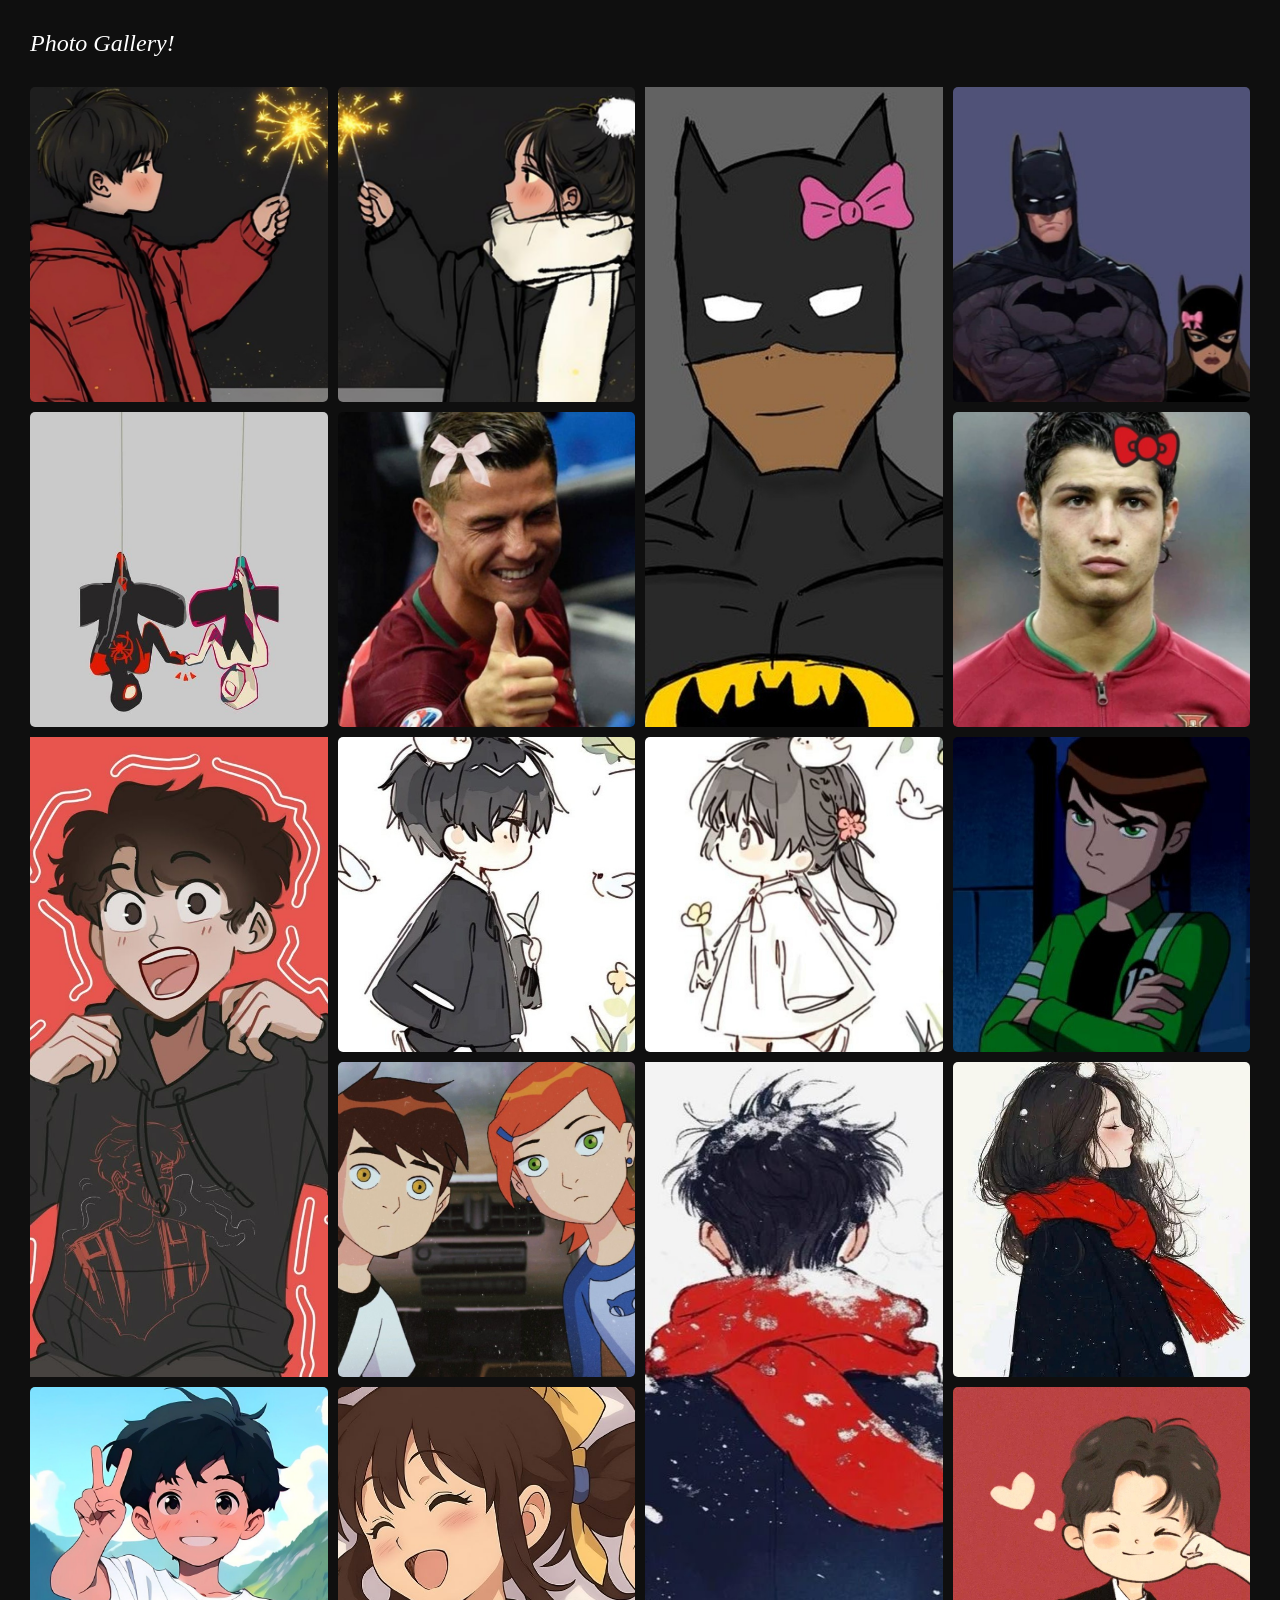
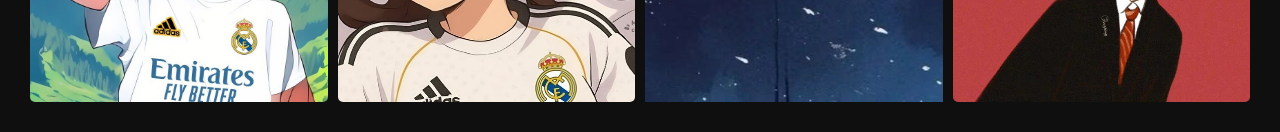
<file: P2 - Gallery/index.html>
<!DOCTYPE html>
<html lang="en">
<head>
    <meta charset="UTF-8">
    <meta name="viewport" content="width=device-width, initial-scale=1.0">
    <title>Image Gallery</title>
    <link rel="stylesheet" href="style.css">
</head>
<body>
    <div class="container">
        <div class="texts">Photo Gallery!</div>
    </div>
    

<div class="gallery">

    <div class="items"><img src="SampleImages/image1.jpg" alt=""></div>
    <div class="items"><img src="SampleImages/image2.png" alt=""></div>
    <div class="items-big"><img src="SampleImages/image3.jpg" alt=""></div>
    <div class="items"><img src="SampleImages/image4.jpg" alt=""></div>

    <div class="items"><img src="SampleImages/image5.jpg" alt=""></div>
    <div class="items"><img src="SampleImages/image6.jpg" alt=""></div>
    <div class="items"><img src="SampleImages/image8.jpg" alt=""></div>
    <div class="items-big"><img src="SampleImages/image9.jpg" alt=""></div>

    <div class="items"><img src="SampleImages/image12.jpg" alt=""></div>
    <div class="items"><img src="SampleImages/image13.jpg" alt=""></div>
    <div class="items"><img src="SampleImages/image10.jpg" alt=""></div>
    <div class="items"><img src="SampleImages/image11.jpg" alt=""></div>

    <div class="items-big"><img src="SampleImages/image14.jpg" alt=""></div>
    <div class="items"><img src="SampleImages/image15.jpg" alt=""></div>
    <div class="items"><img src="SampleImages/image16.jpg" alt=""></div>
    <div class="items"><img src="SampleImages/image17.jpg" alt=""></div>

    <div class="items"><img src="SampleImages/image18.jpg" alt=""></div>
</div>
</body>
</html>
</file>
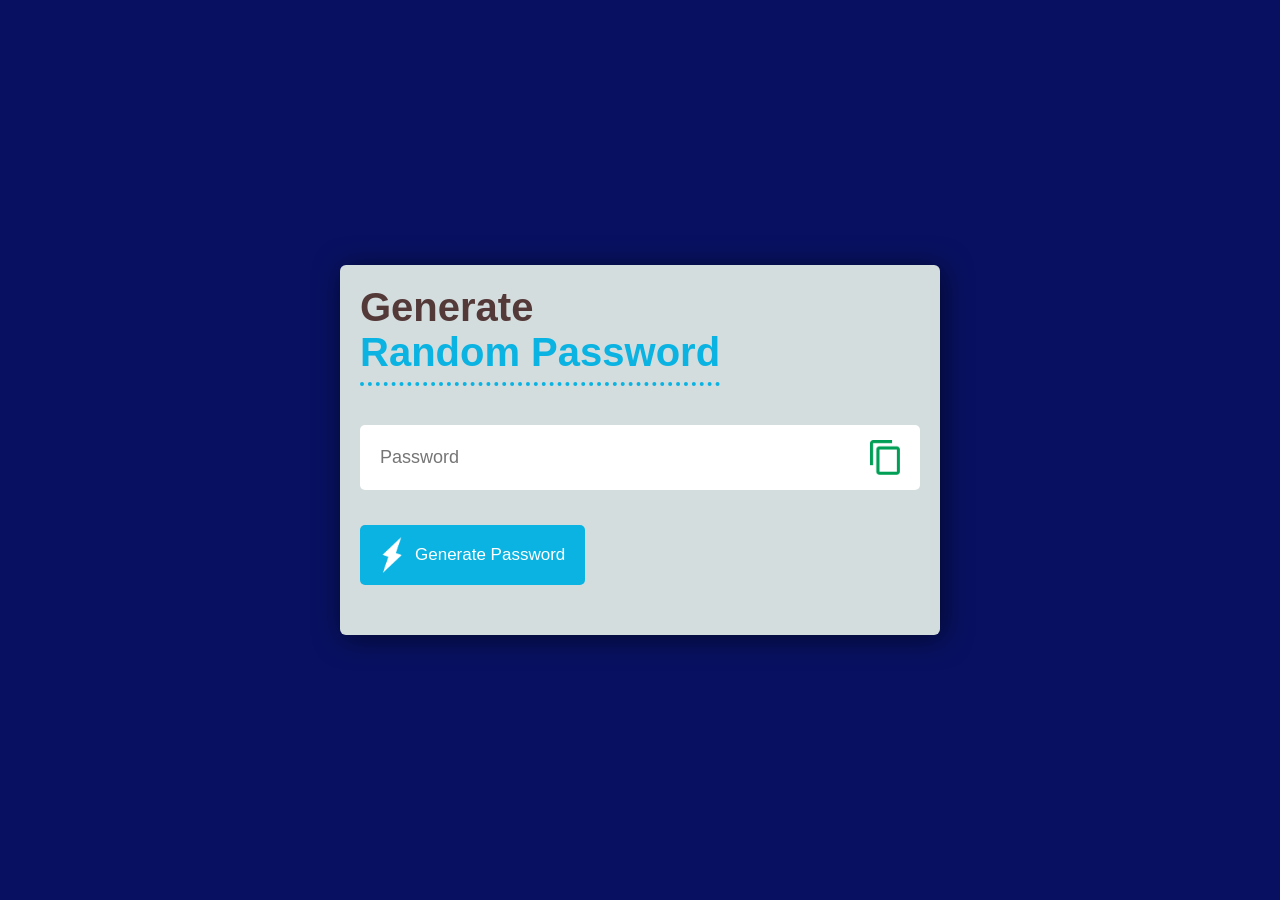
<file: P3_RandomPassword_Generator/index.html>
<!DOCTYPE html>
<html lang="en">
<head>
    <meta charset="UTF-8">
    <meta name="viewport" content="width=device-width, initial-scale=1.0">
    <title>Random Password Generator</title>
    <link rel="stylesheet" href="style.css">
</head>
<body>
    <div class="container">
        <h1>Generate<br><span>Random Password</span></h1>
        
        <div class="visible">
            <input type="text" id="password" placeholder="Password">
            <img src="images/copy.png" onclick="copyPass()">
        </div>

        <button onclick="createPass()"><img src="images/generate.png">Generate Password</button>
    </div>

    <script src="script.js"></script>
</body>
</html>
</file>
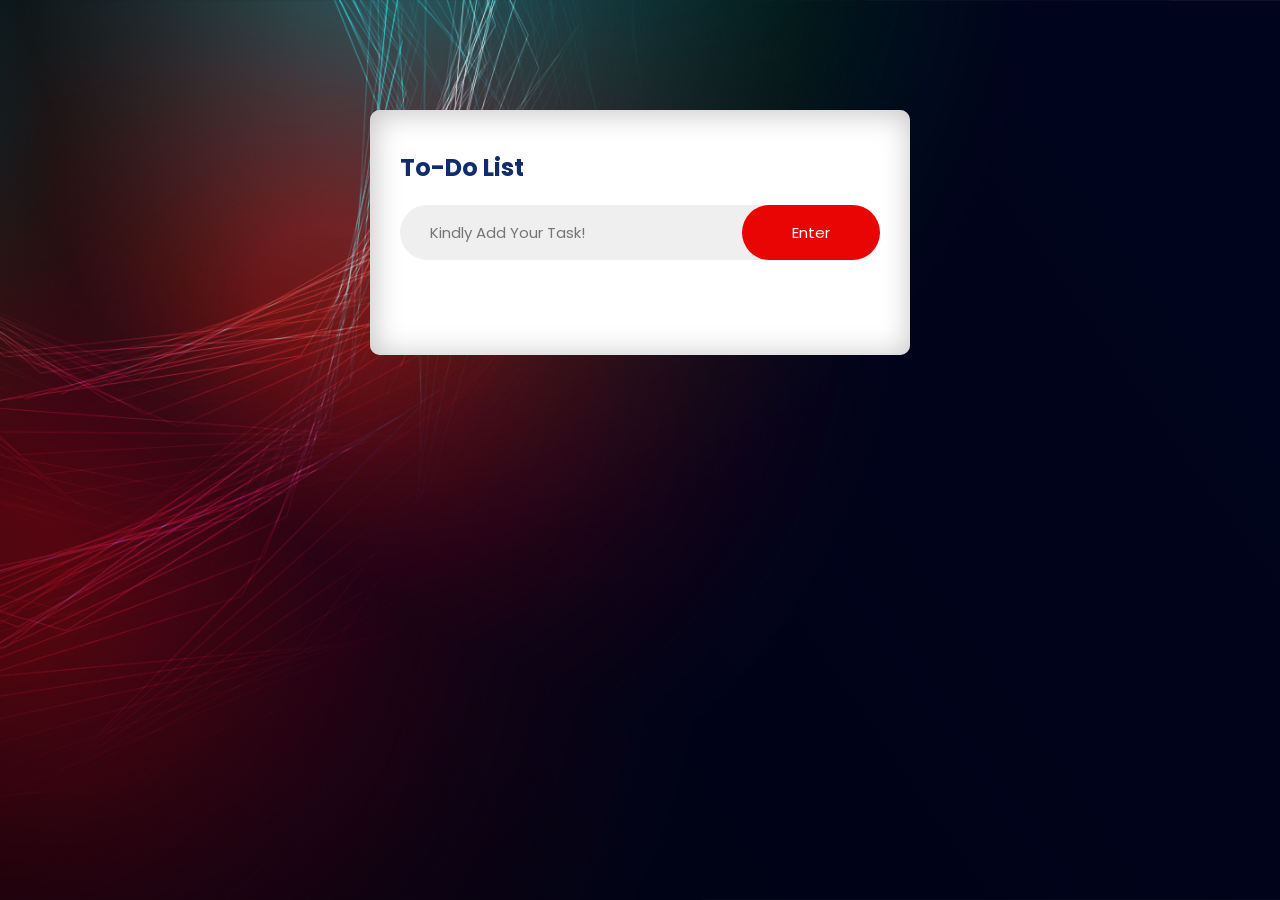
<file: P5_To-Do-List/index.html>
<!DOCTYPE html>
<html lang="en">
<head>
    <meta charset="UTF-8">
    <meta name="viewport" content="width=device-width, initial-scale=1.0">
    <title>To-Do-List by Immortal</title>
    <link rel="stylesheet" href="style.css">
</head>
<body>
    <div class="container">
        <div class="todo-web">
            <h2>To-Do List</h2>

            <div class="row">
                <input type="text" id="task-box" placeholder="Kindly Add Your Task!">
                <button onclick="pressEnter()">Enter</button>
            </div>

            <ul id="list_container">
                <!-- task goes here -->
            </ul>
        </div>
    </div>
    <script src="script.js"></script>
</body>
</html>
</file>
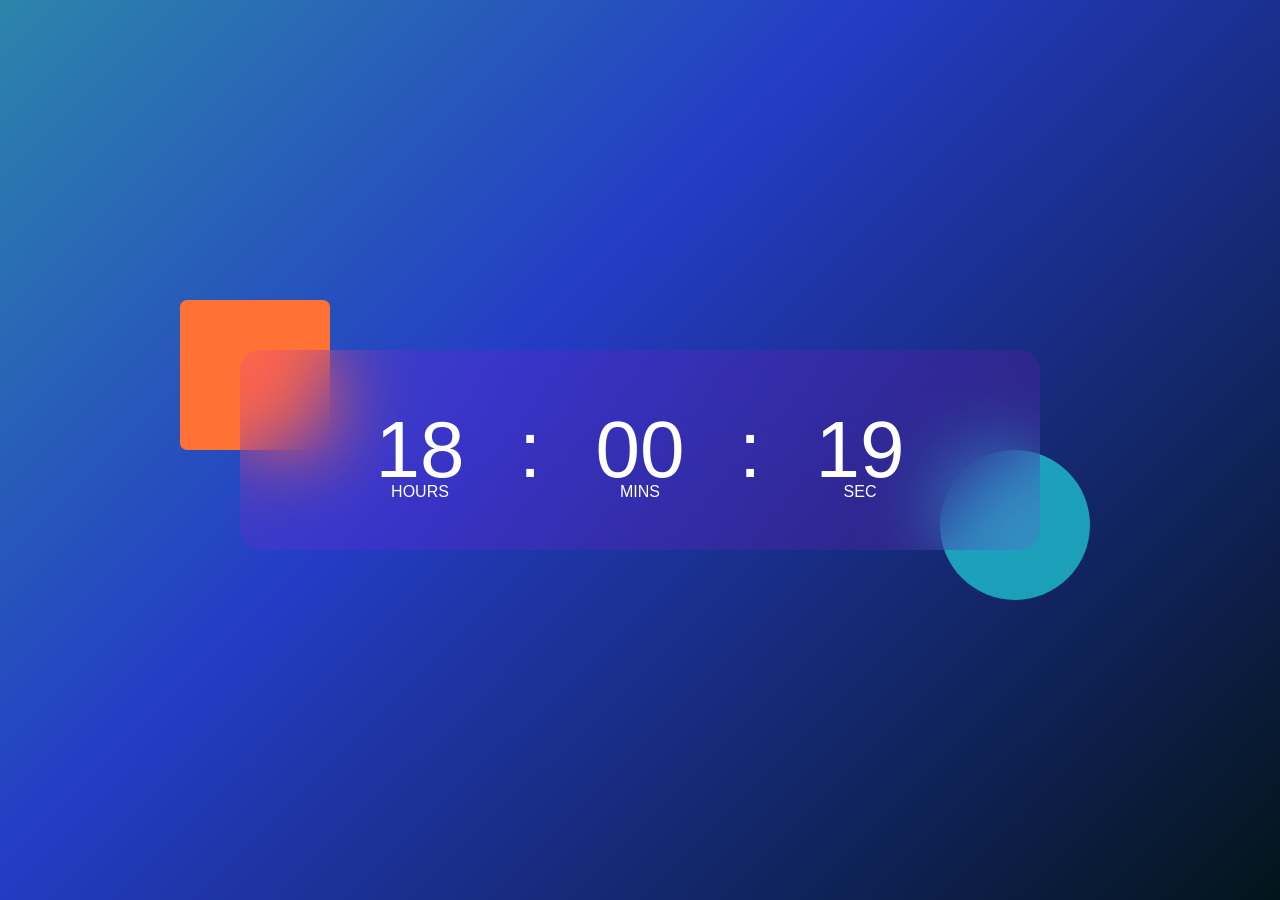
<file: P6_Digital_Clock/index.html>
<!DOCTYPE html>
<head>
    <meta charset="UTF-8">
    <meta name="viewport" content="width=device-width, initial-scale=1.0">

    <title>Digital Clock</title>

    <!-- CSS -->
    <link rel="stylesheet" href="style.css">
</head>
<body>
    <section class="main">
        <div class="container">
            <div class="clock">
                <span id="hrs">00</span>
                <span>:</span>
                <span id="min">00</span>
                <span>:</span>
                <span id="sec">00</span>
            </div>
        </div>
    </section>


    <script src="script.js"></script>
</body>
</html>
</file>
<file: P2 - Gallery/style.css>
*{
    box-sizing: border-box;
    padding: 0;
    margin: 0;
}

body{
    background: #0f0f0f;
    padding: 30px;
}

.container{
    display: flex;
    justify-content: flex-start;
    
}

.texts{
    font-family: 'Times New Roman', serif;
    font-size: 1.5rem;
    /* font-weight: bold; */
    font-style: italic;
    margin-bottom: 30px;
    position: relative;
    display: inline-block;
    
/* initial color */
 color: #ffffff;


    /* gradient setup */

    background: linear-gradient(to right, #777777, #e15a0c);
    background-size: 0% 100%;
    background-repeat: no-repeat;
    background-position: left;

    -webkit-background-clip: text;
    background-clip: text;

    transition: background-size 0.5s ease-in;
}

.texts:hover{
    background-size: 100% 100%;
    color: transparent;



}

.texts::before,
.texts::after{
    content: ' ';
    position: absolute;
    width: 100%;
    height: 1.5px;
    background: linear-gradient(to right, #777777, #e15a0c);
    left: 0;
    transform: scaleX(0);
    transform-origin: left;
    transition: transform 0.4s ease-out;
}

.texts::after{
    transform-origin: right;
}

.texts::before{
    top: -7px;
}

.texts::after{
    bottom: -7px;
}

.texts:hover::before,
.texts:hover::after {
    transform: scaleX(1);
}

/* Gallery grid */
.gallery {
  display: grid;
  grid-template-columns: repeat(4, 1fr);
  grid-auto-rows: 315px;
  gap: 10px;
  margin: auto;
}

/* Items */
.items {
  overflow: hidden;
  border-radius: 5px;
  position: relative;
}

/* Images */
.items img,
.items-big img {
  width: 100%;
  height: 100%;
  object-fit: cover;
  transition: transform 0.4s ease;
}

.items:hover img{
    transform: scale(1.1);
}

/* .items-big:hover img{
    transform: scale(0.9);
} */

.items-big{
    grid-row: span 2;
}


/* Responsive */
/* minimal device */
@media(max-width: 900px){
    h1{
        font-size: 1.8rem;
    }

    h2{
        font-size: 1.7rem;
        margin-bottom: 17px;
    }
    .gallery{
        grid-template-columns: repeat(3, 1fr);
    }
}

/* Mobiles */
@media(max-width:600px){
    h1{
        font-size: 1.6rem;
    }

    h2{
        font-size: 1.5rem;
        margin-bottom: 14px;
    }

    .gallery{
        grid-template-columns: repeat(2, 1fr);}
}

/* Single photo view */
@media(max-width: 400px){
    h1{
        font-size: 1.4rem;
    }

    h2{
        font-size: 1.3rem;
        margin-bottom: 11px;
    }

    .gallery{
        grid-template-columns: repeat(1, 1fr);}
}
</file>
<file: P3_RandomPassword_Generator/style.css>
*{
    margin: 0;
    padding: 0;
    box-sizing: border-box;
}

body{
    background: #081161;
    color: #543939;
    font-family: 'Poppins', sans-serif;

    min-height: 100vh;
    display: grid;
    place-items: center;
}

.container{
    padding: 20px;
    margin:0 ;
    width: 90%;
    max-width: 600px;
    background: hwb(186 83% 13%);
    border-radius: 6px;
    box-shadow: 3px 3px 28px rgba(0, 0, 0, 0.536);
}

.container h1{
    font-weight: 550;
    font-size: 40px;
}

.container span{
    color: #0ab3e2;
    border-bottom: 4px dotted #0ab3e2;
    padding-bottom: 8px;
}

/* password box */
.visible{
    width: 100%;
    margin-top: 50px;
    margin-bottom: 35px;
    background: #fff;
    color: #333;
    display: flex;
    justify-content: space-between;
    align-items: center;
    padding: 15px 20px;
    border-radius: 5px ;
}




.visible input{
    /* flex: 1; */
    border: 0;
    outline: 0;
    font-size: 18px;
    font-family: 'Segoe UI', Tahoma, Geneva, Verdana, sans-serif;
}

.visible img{
    width: 30px;
    cursor: pointer;
}

button{
    border: 0;
    outline: 0;
    margin-bottom: 30px;
    font-family: 'Poppins', sans-serif;
    font-size: 17px;
    border-radius: 5px;
    background: #0ab3e2;
    color: #fff;

    /* display */
    display: flex;
    align-items: center;
    justify-content: center;
    padding: 12px 20px;
    cursor: pointer;
    gap: 10px;

    transition: transform .5s ease;
}

button:hover {
    transform: translateX(4px);
}

.container button img{
    width: 25px;
}

@media (max-width: 600px){
    .container{
        margin: 15vh auto;
    }

    .container h1{
        font-size: 30px;
    }

    .container span{
        border-bottom: 3px dotted #039f47;
    }

    button{
        width: 70%;
        font-size: 15px;

    }

    .visible img{
        width: 24px;
    }
}
</file>
<file: P5_To-Do-List/style.css>
@import url('https://fonts.googleapis.com/css2?family=Figtree:ital,wght@0,300..900;1,300..900&family=Poppins:wght@400;500;600;700&display=swap');

* {
    margin: 0;
    padding: 0;
    box-sizing: border-box;
    font-family: 'Poppins', sans-serif;
}

.container {
    height: 100vh;
    width: 100%;
    padding: 10px;
    background: linear-gradient(55deg, rgba(0, 0, 0, 0.584),
                            rgba(0, 0, 0, 0.227),
                            rgba(0, 0, 0, 0.052)),
                            url(images/22001.jpg);
    background-size: cover;
    background-position: center;
}

.todo-web {
    width: 100%;
    max-width: 540px;
    background: #fff;
    margin: 100px auto 20px;
    padding: 40px 30px 70px;
    border-radius: 10px;
    
    box-shadow:inset 2px 2px 30px rgb(194, 191, 191);
}

.todo-web h2 {
    color: #0F2D6B;
    display: flex;
    text-align: center;
    margin-bottom: 20px;
}

.row {
    /* position: absolute; */
    display: flex;
    align-items: center;
    justify-content: space-between;
    background: #efefef;
    border-radius: 28px;
    padding-left: 20px;
    margin-bottom: 25px;
}

input {
    flex: 1;
    min-width: 0;
    border: none;
    outline: none;
    background: none;
    padding: 10px;
    font-size: 15px;
    /* font-weight: 14px; */
}

button {
    border: none;
    outline: none;
    padding: 16px 50px;
    background: #ea0505;
    color: #fff;
    font-size: 15px;
    cursor: pointer;
    border-radius: 40px;
}

ul li {
    list-style: none;
    font-size: 17px;
    padding: 12px 8px 12px 50px;
    cursor: pointer;
    user-select: none;
    position: relative;
}

ul li::before {
    content: '';
    position: absolute;
    height: 28px;
    width: 28px;
    /* background-color: #0F2D6B; */
    border-radius: 50%;
    background-image: url(images/unchecked.png);
    background-size: cover;
    background-position: center;
    top: 9px;
    left: 10px;
}



ul li span {
    position: absolute;
    right: 0;
    top: 5px;
    width: 40px;
    height: 40px;
    font-size: 20px;
    color: #00000077;
    line-height: 40px;
    text-align: center;
    border-radius: 50%;
    cursor: pointer;
}

ul li span:hover {
    background: #e2e2e2;
    color: #ea0505;
}

#list_container li.checked {
    text-decoration: line-through;
    color: #00000071;
}

#list_container li.checked::before {
    background-image: url(images/checked.png);
}

@media (max-width: 600px) {
    .todo-web {
        margin: 40px auto 20px;
        padding: 30px 15px 40px;
    }

    .row {
        padding-left: 10px;
    }

    input {
        font-size: 14px;
    }

    button {
        padding: 14px 20px;
        font-size: 14px;
    }

    ul li {
        font-size: 15px;
        padding: 10px 8px 10px 40px;
    }

    ul li::before {
        height: 24px;
        width: 24px;
        top: 8px;
    }

    ul li span {
        width: 35px;
        height: 35px;
        line-height: 35px;
        font-size: 18px;
    }
}
</file>
<file: P6_Digital_Clock/style.css>
* {
    margin: 0;
    padding: 0;
    box-sizing: border-box;
    font-family: 'Poppins', sans-serif;
}

.main {
    position: relative;
    width: 100%;
    min-height: 100vh;
    min-height: 100dvh;

    background: linear-gradient(135deg, #2c85ab 0%, #243cc5 40%, #04141b 100%);
    color: #fff;

    overflow-x: hidden;
}

.container {
    width: 800px;
    height: 200px;
    position: absolute;
    top: 50%;
    left: 50%;
    transform: translate(-50%, -50%);
}

.clock {
    width: 100%;
    height: 100%;
    background: rgb(235 0 255 / 0.11);
    border-radius: 20px;
    display: flex;
    align-items: center;
    justify-content: center;
    backdrop-filter: blur(40px);
}

.container::before {
    content: '';
    width: 150px;
    height: 150px;
    background: rgb(255, 113, 53);
    top: -50px;
    left: -60px;
    position: absolute;
    border-radius: 7px;
    z-index: -1;
}

.container::after {
    content: '';
    width: 150px;
    height: 150px;
    background: rgba(34, 221, 227, 0.668);
    bottom: -50px;
    right: -50px;
    position: absolute;
    border-radius: 50%;
    z-index: -1;
}

.clock span {
    font-size: 80px;
    width: 110px;
    display: inline-block;
    text-align: center;
    position: relative;
}

.clock span::after {
    font-size: 16px;
    position: absolute;
    bottom: -5px;
    left: 50%;
    transform: translateX(-50%);
}

#hrs::after {
    content: 'HOURS';
}

#min::after {
    content: 'MINS';
}

#sec::after {
    content: 'SEC';
}


/* -------------------- Responsive --------------------------- */
@media screen and (max-width: 768px) {
    
    .container {
        width: 90%;
        height: 160px;
    }

    .clock {
        border-radius: 18px;
    }

    .clock span {
        font-size: 60px;
        width: 80px;
    }

    .clock span::after {
        font-size: 12px;
        bottom: -5px;
    }

    .container::before {
        width: 100px;
        height: 100px;
        top: -35px;
        left: -25px;
    }

    .container::after {
        width: 100px;
        height: 100px;
        bottom: -35px;
        right: -25px;
    }
}

@media screen and (max-width:480px) {
    .container {
        width: 91%;
        height: 120px;
    }

    .clock {
        border-radius: 15px;
    }

    .clock span {
        font-size: 40px;
        width: 55px;
    }

    .clock span::after {
        font-size: 9px;
        bottom: -5px;
    }

    .container::before {
        width: 70px;
        height: 70px;
        top: -25px;
        left: -14px;

        border-radius: 5px;
    }

    .container::after {
        width: 70px;
        height: 70px;
        
        bottom: -25px;
        right: -15px;
    }
}
</file>
